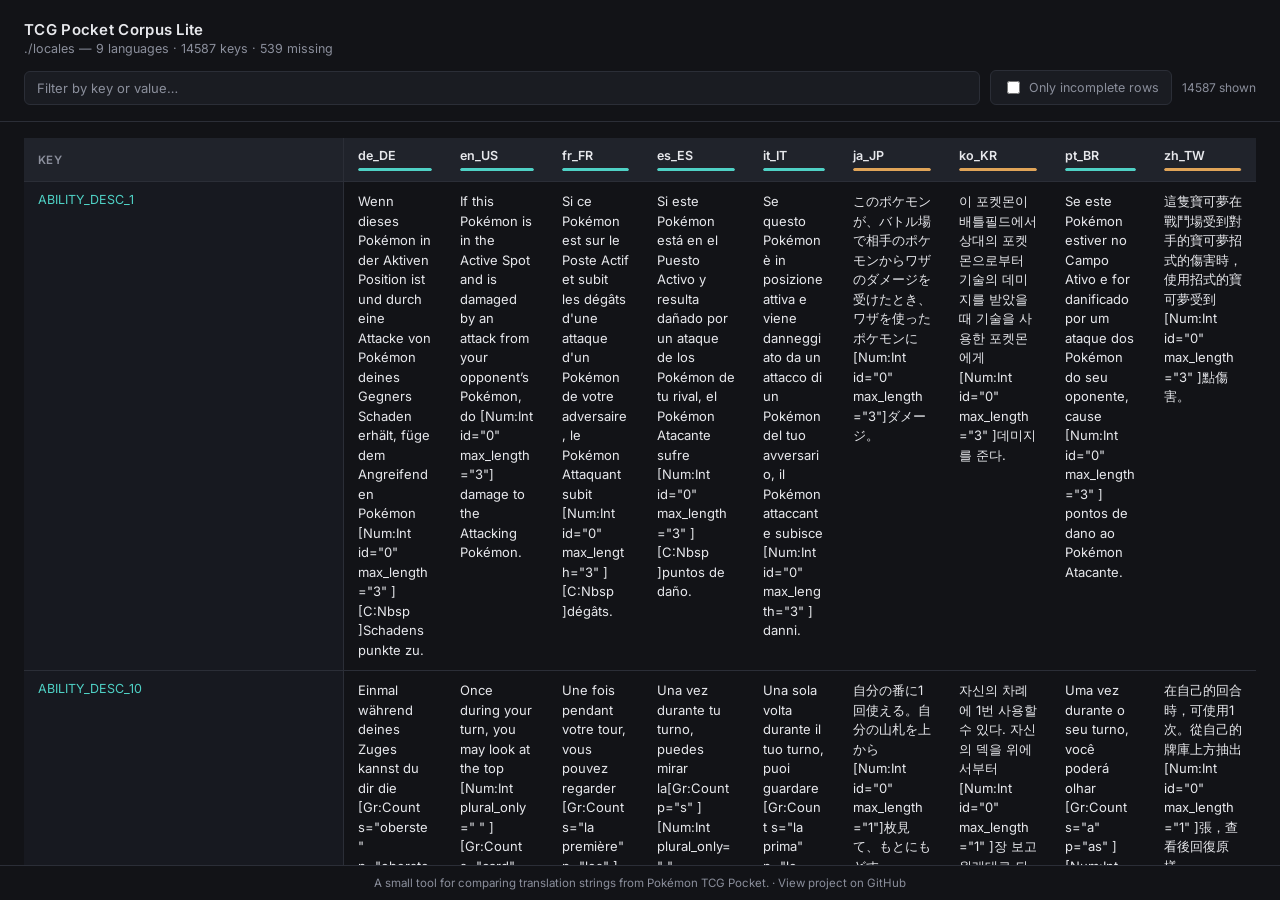
<file: index.html>
<!doctype html>
<html lang="en">
<head>
<meta charset="UTF-8" />
<meta name="viewport" content="width=device-width, initial-scale=1.0" />
<title>TCGP Corpus Lite</title>

<meta name="description" content="A small tool for comparing translation strings from Pokémon TCG Pocket, side by side across languages.">
<link rel="icon" href="favicon.svg" type="image/svg+xml">
<link rel="alternate icon" href="favicon.ico">
<link rel="apple-touch-icon" href="apple-touch-icon.png" type="image/png">
<meta property="og:title" content="TCGP Corpus Lite">
<meta property="og:description" content="A small tool for comparing translation strings from Pokémon TCG Pocket, side by side across languages.">
<meta property="og:type" content="website">
<meta property="og:url" content="https://superpikapool13.github.io/TCGP-Corpus-Lite/">
<meta property="og:image" content="https://superpikapool13.github.io/TCGP-Corpus-Lite/og-image.png">
<meta name="twitter:card" content="summary_large_image">
<meta name="twitter:title" content="TCGP Corpus Lite">
<meta name="twitter:description" content="A small tool for comparing translation strings from Pokémon TCG Pocket, side by side across languages.">
<meta name="twitter:image" content="https://superpikapool13.github.io/TCGP-Corpus-Lite/og-image.png">

<link rel="preconnect" href="https://fonts.googleapis.com">
<link href="https://fonts.googleapis.com/css2?family=Inter:wght@400;500;600;700&family=JetBrains+Mono:wght@400;500;600&display=swap" rel="stylesheet">

<link rel="stylesheet" href="styles.css">
</head>

<body>
<noscript>You need to enable JavaScript to run this app.</noscript>
<div id="root">
	<div class="topbar">
		<h1>TCG Pocket Corpus Lite</h1>
		<p class="subtitle" id="subtitle">Loading…</p>
		<div class="controls" id="controls" style="display:none;">
			<input class="search-input" type="text" id="searchInput" placeholder="Filter by key or value…" />
			<label class="toggle-chip" id="incompleteToggleLabel">
				<input type="checkbox" id="incompleteToggle" />
				Only incomplete rows
			</label>
			<span class="stat" id="shownStat"></span>
		</div>
	</div>
	<div class="content" id="content">
		<div class="loading-card">
			<div class="spinner"></div>
			<p>Loading translation files…</p>
		</div>
	</div>
	<footer class="footer">
		A small tool for comparing translation strings from Pokémon TCG Pocket. &middot; 
		<a href="https://github.com/superpikapool13/TCGP-Corpus-Lite" target="_blank" rel="noopener">
			View project on GitHub
		</a>
	</footer>
</div>

<script src="App.js"></script>
</body>
</html>
</file>
<file: styles.css>
:root {
	--bg: #121317;
	--surface: #1a1c22;
	--surface-2: #20232b;
	--border: #2b2e37;
	--text: #e7e8ec;
	--text-muted: #8b8f9c;
	--accent: #4fd1c5;
	--accent-dim: #2e5a56;
	--warn: #e0a458;
	--warn-bg: rgba(224, 164, 88, 0.08);
	--danger: #e0616f;
	--font-ui: 'Inter', system-ui, -apple-system, sans-serif;
	-font-mono: 'JetBrains Mono', ui-monospace, 'SF Mono', Menlo, Consolas, monospace;
}

* {
	box-sizing: border-box;
}

html, body {
	margin: 0;
	padding: 0;
	background: var(--bg);
	color: var(--text);
	font-family: var(--font-ui);
	height: 100%;
}

#root {
	height: 100vh;
	display: flex;
	flex-direction: column;
}

.topbar {
	padding: 20px 24px 16px;
	border-bottom: 1px solid var(--border);
	background: var(--bg);
	position: sticky;
	top: 0;
	z-index: 20;
}

.topbar h1 {
	font-size: 15px;
	font-weight: 600;
	letter-spacing: 0.02em;
	margin: 0 0 2px;
	color: var(--text);
}

.topbar .subtitle {
	font-size: 12.5px;
	color: var(--text-muted);
	margin: 0 0 14px;
	font-family: var(--font-mono);
}

.controls {
	display: flex;
	gap: 10px;
	align-items: center;
	flex-wrap: wrap;
}

.search-input {
	flex: 1;
	min-width: 220px;
	background: var(--surface);
	border: 1px solid var(--border);
	color: var(--text);
	padding: 8px 12px;
	border-radius: 6px;
	font-size: 13px;
	font-family: var(--font-mono);
	outline: none;
	transition: border-color 0.15s;
}
.search-input:focus {
	border-color: var(--accent-dim);
}
.search-input::placeholder {
	color: var(--text-muted);
}

.toggle-chip {
	display: inline-flex;
	align-items: center;
	gap: 6px;
	background: var(--surface);
	border: 1px solid var(--border);
	color: var(--text-muted);
	padding: 7px 12px;
	border-radius: 6px;
	font-size: 12.5px;
	cursor: pointer;
	user-select: none;
	white-space: nowrap;
}
.toggle-chip.active {
	color: var(--warn);
	border-color: rgba(224, 164, 88, 0.35);
	background: var(--warn-bg);
}
.toggle-chip input {
	accent-color: var(--warn);
}

.stat {
	font-size: 12px;
	color: var(--text-muted);
	font-family: var(--font-mono);
	white-space: nowrap;
}

.content {
	flex: 1;
	overflow: auto;
	padding: 0 24px 40px;
}

.state-msg {
	max-width: 560px;
	margin: 60px auto;
	text-align: center;
	color: var(--text-muted);
	font-size: 13.5px;
	line-height: 1.6;
}
.state-msg code {
	background: var(--surface);
	border: 1px solid var(--border);
	padding: 1px 6px;
	border-radius: 4px;
	font-family: var(--font-mono);
	color: var(--accent);
}

.loading-card {
	max-width: 280px;
	margin: 100px auto 0;
	text-align: center;
	background: var(--surface);
	border: 1px solid var(--border);
	border-radius: 10px;
	padding: 32px 24px;
	box-shadow: 0 8px 24px rgba(0, 0, 0, 0.35);
}

.spinner {
	width: 26px;
	height: 26px;
	margin: 0 auto 16px;
	border-radius: 50%;
	border: 3px solid var(--border);
	border-top-color: var(--accent);
	animation: spin 0.8s linear infinite;
}

@keyframes spin {
	to {
		transform: rotate(360deg);
	}
}

.loading-card p {
	margin: 0;
	color: var(--text-muted);
	font-size: 13px;
}

.footer {
	flex-shrink: 0;
	padding: 10px 24px;
	border-top: 1px solid var(--border);
	background: var(--bg);
	font-size: 11.5px;
	color: var(--text-muted);
	text-align: center;
}

.footer a {
	color: inherit;
	text-decoration: none;
}
.footer:hover a {
	color: var(--accent);
	text-decoration: underline;
}

table {
	border-collapse: separate;
	border-spacing: 0;
	width: 100%;
	font-size: 13px;
	margin-top: 16px;
}

thead th {
	position: sticky;
	top: 0;
	background: var(--surface-2);
	z-index: 10;
	text-align: left;
	padding: 10px 14px;
	border-bottom: 1px solid var(--border);
	font-weight: 600;
	font-size: 11.5px;
	letter-spacing: 0.04em;
	text-transform: uppercase;
	color: var(--text-muted);
	white-space: nowrap;
}

thead th .lang-name {
	color: var(--text);
	font-size: 12.5px;
	text-transform: none;
	letter-spacing: 0;
	display: block;
	margin-bottom: 5px;
	font-family: var(--font-mono);
}

.completeness-track {
	height: 3px;
	width: 100%;
	background: var(--border);
	border-radius: 2px;
	overflow: hidden;
}
.completeness-fill {
	height: 100%;
	background: var(--accent);
	border-radius: 2px;
}
.completeness-fill.incomplete {
	background: var(--warn);
}

thead th:first-child,
tbody td:first-child {
	position: sticky;
	left: 0;
	z-index: 11;
	background: var(--surface-2);
	border-right: 1px solid var(--border);
}
tbody td:first-child {
	background: #171920;
	z-index: 5;
}

tbody tr:hover td:first-child {
	background: #1d1f27;
}

tbody td {
	padding: 10px 14px;
	border-bottom: 1px solid var(--border);
	vertical-align: top;
	max-width: 320px;
}

tbody tr:hover td {
	background: #191b22;
}
tbody tr:hover td:first-child {
	background: #1d1f27;
}

.key-cell {
	font-family: var(--font-mono);
	color: var(--accent);
	font-size: 12.5px;
	white-space: nowrap;
}

.value-cell {
	font-family: var(--font-mono);
	color: var(--text);
	white-space: pre-wrap;
	word-break: break-word;
	line-height: 1.5;
}

.value-missing {
	color: var(--danger);
	font-family: var(--font-ui);
	font-size: 12px;
	font-style: italic;
	background: rgba(224, 97, 111, 0.06);
}

.row-flagged {
	background: var(--warn-bg);
}
.row-flagged td:first-child {
	background: rgba(224, 164, 88, 0.1);
}

.footer-note {
	color: var(--text-muted);
	font-size: 11.5px;
	font-family: var(--font-mono);
	padding: 16px 0 0;
}

::-webkit-scrollbar {
	width: 10px;
	height: 10px;
}
::-webkit-scrollbar-track {
	background: var(--bg);
}
::-webkit-scrollbar-thumb {
	background: var(--border);
	border-radius: 5px;
}
::-webkit-scrollbar-thumb:hover {
	background: #3a3e4a;
}
</file>
